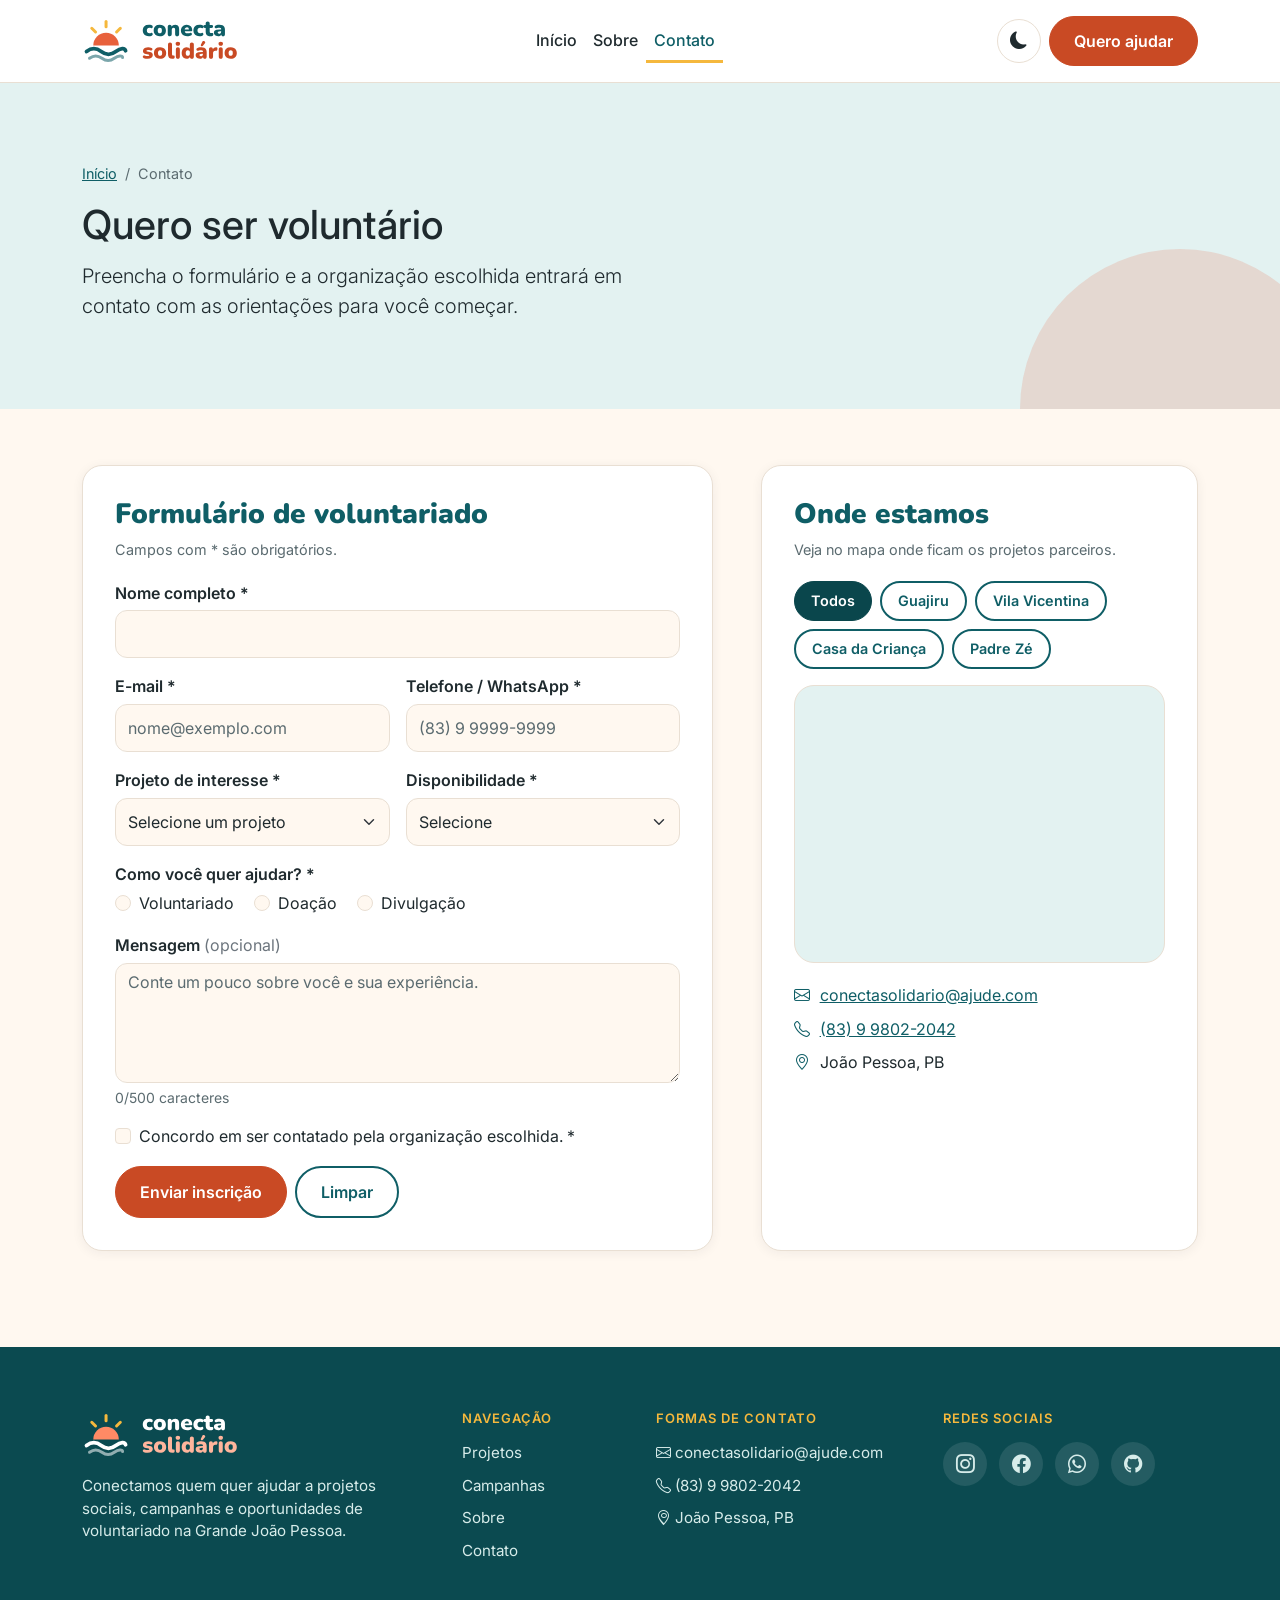
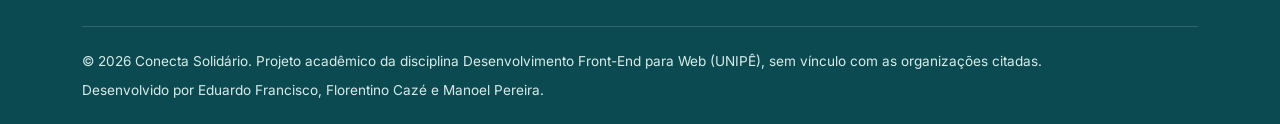
<file: pages/contato.html>
<!doctype html>
<html lang="pt-BR">
  <head>
    <meta charset="UTF-8" />
    <meta name="viewport" content="width=device-width, initial-scale=1.0" />

    <title>Contato | Conecta Solidário</title>
    <meta name="description" content="Entre em contato com a equipe do Conecta Solidário e cadastre-se como voluntário." />

    <link rel="preconnect" href="https://fonts.googleapis.com" />
    <link rel="preconnect" href="https://fonts.gstatic.com" crossorigin />
    <link href="https://fonts.googleapis.com/css2?family=Nunito:wght@800;900&family=Inter:wght@400;500;600&display=swap" rel="stylesheet" />

    <link href="https://cdn.jsdelivr.net/npm/bootstrap@5.3.9/dist/css/bootstrap.min.css" rel="stylesheet" />
    <link href="https://cdn.jsdelivr.net/npm/bootstrap-icons@1.11.3/font/bootstrap-icons.min.css" rel="stylesheet" />

    <link rel="stylesheet" href="../css/style.css" />
    <link rel="stylesheet" href="../css/contato.css" />
    <link rel="icon" href="../assets/icons/favicon.svg" />
  </head>
  <body>
    <header class="site-header sticky-top body-color">
      <nav class="navbar navbar-expand-lg" aria-label="Menu principal">
        <div class="container">
          <a class="navbar-brand" href="../index.html">
            <img class="logo-tema-claro" src="../assets/logo/logo-claro.svg" alt="Conecta Solidário: página inicial" width="157" height="48" />
            <img class="logo-tema-escuro" src="../assets/logo/logo-escuro.svg" alt="Conecta Solidário: página inicial" width="157" height="48" />
          </a>

          <div class="botoes-header order-lg-last">
            <button type="button" class="btn-tema" id="botao-tema" aria-label="Ativar tema escuro" aria-pressed="false">
              <i class="bi bi-moon-fill" aria-hidden="true"></i>
            </button>
            <a class="btn btn-acao d-none d-sm-inline-flex align-items-center" href="../index.html#projetos">Quero ajudar</a>
            <button class="navbar-toggler" type="button" data-bs-toggle="collapse" data-bs-target="#menu-principal" aria-controls="menu-principal" aria-expanded="false" aria-label="Abrir menu">
              <span class="navbar-toggler-icon"></span>
            </button>
          </div>

          <div class="collapse navbar-collapse" id="menu-principal">
            <ul class="navbar-nav mx-lg-auto">
              <li class="nav-item"><a class="nav-link" href="../index.html">Início</a></li>
              <li class="nav-item"><a class="nav-link" href="sobre.html">Sobre</a></li>
              <li class="nav-item"><a class="nav-link active" aria-current="page" href="contato.html">Contato</a></li>
              <li class="nav-item d-sm-none mt-2">
                <a class="btn btn-acao w-100" href="../index.html#projetos">Quero ajudar</a>
              </li>
            </ul>
          </div>
        </div>
      </nav>
    </header>

    <main id="conteudo">
      <!-- Banner -->
      <section class="contato-banner" aria-labelledby="contato-titulo">
        <div class="container">
          <nav aria-label="Você está em">
            <ol class="breadcrumb">
              <li class="breadcrumb-item"><a href="../index.html">Início</a></li>
              <li class="breadcrumb-item active" aria-current="page">Contato</li>
            </ol>
          </nav>
          <h1 id="contato-titulo">Quero ser voluntário</h1>
          <p class="lead">Preencha o formulário e a organização escolhida entrará em contato com as orientações para você começar.</p>
        </div>
      </section>

      <!-- Formulário + mapa -->
      <section id="formulario" class="contato-secao" aria-labelledby="form-titulo">
        <div class="container">
          <div class="row g-4 g-lg-5">
            <!-- Formulário -->
            <div class="col-lg-7">
              <div class="contato-card">
                <h2 id="form-titulo" class="h3">Formulário de voluntariado</h2>
                <p class="contato-legenda">Campos com <span aria-hidden="true">*</span><span class="visually-hidden">asterisco</span> são obrigatórios.</p>

                <div id="form-sucesso" class="alert alert-success d-none" role="status" tabindex="-1">
                  <i class="bi bi-check-circle-fill" aria-hidden="true"></i>
                  <strong>Inscrição enviada!</strong> Obrigado, <span id="nome-sucesso"></span>. Em breve a organização entrará em contato.
                  <small class="d-block mt-1">Este formulário é ilustrativo (projeto acadêmico): nenhum dado é enviado ou armazenado.</small>
                </div>

                <form id="form-voluntario" class="needs-validation" novalidate>
                  <div class="row g-3">
                    <div class="col-12">
                      <label for="nome" class="form-label">Nome completo *</label>
                      <input type="text" class="form-control" id="nome" name="nome" autocomplete="name" minlength="3" required />
                      <div class="invalid-feedback">Informe seu nome completo (mínimo de 3 letras).</div>
                    </div>

                    <div class="col-md-6">
                      <label for="email" class="form-label">E-mail *</label>
                      <input type="email" class="form-control" id="email" name="email" autocomplete="email" placeholder="nome@exemplo.com" required />
                      <div class="invalid-feedback">Informe um e-mail válido, como nome@exemplo.com.</div>
                    </div>

                    <div class="col-md-6">
                      <label for="telefone" class="form-label">Telefone / WhatsApp *</label>
                      <input type="tel" class="form-control" id="telefone" name="telefone" autocomplete="tel" inputmode="numeric" placeholder="(83) 9 9999-9999" pattern="\(\d{2}\) \d{4,5}-?\d{4}|\(\d{2}\) \d \d{4}-\d{4}" maxlength="16" required />
                      <div class="invalid-feedback">Informe DDD e número, como (83) 9 9999-9999.</div>
                    </div>

                    <div class="col-md-6">
                      <label for="projeto" class="form-label">Projeto de interesse *</label>
                      <select class="form-select" id="projeto" name="projeto" required>
                        <option value="" selected disabled>Selecione um projeto</option>
                        <option value="Associação Guajiru">Associação Guajiru (meio ambiente)</option>
                        <option value="Vila Vicentina">Vila Vicentina (idosos)</option>
                        <option value="Casa da Criança Dr. Gilson Guedes">Casa da Criança Dr. Gilson Guedes (saúde)</option>
                        <option value="Hospital Padre Zé">Hospital Padre Zé (saúde)</option>
                        <option value="Ainda não sei">Ainda não sei</option>
                      </select>
                      <div class="invalid-feedback">Escolha um projeto.</div>
                    </div>

                    <div class="col-md-6">
                      <label for="disponibilidade" class="form-label">Disponibilidade *</label>
                      <select class="form-select" id="disponibilidade" name="disponibilidade" required>
                        <option value="" selected disabled>Selecione</option>
                        <option>Dias úteis, manhã</option>
                        <option>Dias úteis, tarde</option>
                        <option>Dias úteis, noite</option>
                        <option>Fins de semana</option>
                      </select>
                      <div class="invalid-feedback">Escolha sua disponibilidade.</div>
                    </div>

                    <fieldset class="col-12">
                      <legend class="form-label">Como você quer ajudar? *</legend>
                      <div class="form-check form-check-inline">
                        <input class="form-check-input" type="radio" name="forma" id="forma-voluntario" value="Voluntariado" required />
                        <label class="form-check-label" for="forma-voluntario">Voluntariado</label>
                      </div>
                      <div class="form-check form-check-inline">
                        <input class="form-check-input" type="radio" name="forma" id="forma-doacao" value="Doação" />
                        <label class="form-check-label" for="forma-doacao">Doação</label>
                      </div>
                      <div class="form-check form-check-inline">
                        <input class="form-check-input" type="radio" name="forma" id="forma-divulgacao" value="Divulgação" />
                        <label class="form-check-label" for="forma-divulgacao">Divulgação</label>
                      </div>
                      <div class="invalid-feedback">Escolha uma forma de ajudar.</div>
                    </fieldset>

                    <div class="col-12">
                      <label for="mensagem" class="form-label">Mensagem <span class="text-secondary fw-normal">(opcional)</span></label>
                      <textarea class="form-control" id="mensagem" name="mensagem" rows="4" maxlength="500" placeholder="Conte um pouco sobre você e sua experiência."></textarea>
                      <div class="form-text"><span id="contador">0</span>/500 caracteres</div>
                    </div>

                    <div class="col-12">
                      <div class="form-check">
                        <input class="form-check-input" type="checkbox" id="aceite" name="aceite" required />
                        <label class="form-check-label" for="aceite">Concordo em ser contatado pela organização escolhida. *</label>
                        <div class="invalid-feedback">É preciso concordar para enviar a inscrição.</div>
                      </div>
                    </div>

                    <div class="col-12 d-flex flex-wrap gap-2">
                      <button type="submit" class="btn btn-acao">Enviar inscrição</button>
                      <button type="reset" class="btn btn-outline-primary" id="limpar-form">Limpar</button>
                    </div>
                  </div>
                </form>
              </div>
            </div>

            <!-- Mapa -->
            <div class="col-lg-5">
              <div class="contato-card h-100">
                <h2 class="h3" id="mapa-titulo">Onde estamos</h2>
                <p class="contato-legenda">Veja no mapa onde ficam os projetos parceiros.</p>

                <div class="mapa-filtros" role="group" aria-label="Escolher local no mapa">
                  <button type="button" class="btn btn-sm btn-primary btn-mapa active" aria-pressed="true" data-local="João Pessoa, PB">Todos</button>
                  <button type="button" class="btn btn-sm btn-outline-primary btn-mapa" aria-pressed="false" data-local="Associação Guajiru, Paraíba">Guajiru</button>
                  <button type="button" class="btn btn-sm btn-outline-primary btn-mapa" aria-pressed="false" data-local="Vila Vicentina, João Pessoa, PB">Vila Vicentina</button>
                  <button type="button" class="btn btn-sm btn-outline-primary btn-mapa" aria-pressed="false" data-local="Casa da Criança com Câncer Dr. Gilson Guedes, João Pessoa, PB">Casa da Criança</button>
                  <button type="button" class="btn btn-sm btn-outline-primary btn-mapa" aria-pressed="false" data-local="Hospital Padre Zé, João Pessoa, PB">Padre Zé</button>
                </div>

                <div class="mapa-moldura">
                  <iframe
                    id="mapa"
                    title="Mapa de João Pessoa com os projetos parceiros"
                    src="https://www.google.com/maps?q=Jo%C3%A3o+Pessoa,+PB&output=embed"
                    loading="lazy"
                    referrerpolicy="no-referrer-when-downgrade"
                    allowfullscreen
                  ></iframe>
                </div>

                <ul class="contato-lista">
                  <li><i class="bi bi-envelope" aria-hidden="true"></i> <a href="mailto:conectasolidario@ajude.com">conectasolidario@ajude.com</a></li>
                  <li><i class="bi bi-telephone" aria-hidden="true"></i> <a href="tel:+5583998022042">(83) 9 9802-2042</a></li>
                  <li><i class="bi bi-geo-alt" aria-hidden="true"></i> João Pessoa, PB</li>
                </ul>
              </div>
            </div>
          </div>
        </div>
      </section>
    </main>

    <footer class="site-footer">
      <div class="container">
        <div class="d-flex flex-column flex-lg-row gap-2">
          <div class="col-12 col-md-6 col-lg-4">
            <a href="../index.html" class="d-inline-block mb-3">
              <img src="../assets/logo/logo-escuro.svg" alt="Conecta Solidário: voltar ao início" width="157" height="48" />
            </a>
            <p class="rodape-missao">Conectamos quem quer ajudar a projetos sociais, campanhas e oportunidades de voluntariado na Grande João Pessoa.</p>
          </div>

          <nav class="col-6 col-md-3 col-lg-2 mb-3" aria-label="Links do rodapé">
            <h2 class="rodape-titulo">Navegação</h2>
            <ul class="rodape-lista">
              <li><a href="../index.html#projetos">Projetos</a></li>
              <li><a href="../index.html#campanhas">Campanhas</a></li>
              <li><a href="sobre.html">Sobre</a></li>
              <li><a href="contato.html">Contato</a></li>
            </ul>
          </nav>

          <div class="col-12 col-md-6 col-lg-3 mb-3">
            <h2 class="rodape-titulo">Formas de contato</h2>
            <ul class="rodape-lista">
              <li><i class="bi bi-envelope" aria-hidden="true"></i> <a href="mailto:conectasolidario@ajude.com">conectasolidario@ajude.com</a></li>
              <li><i class="bi bi-telephone" aria-hidden="true"></i> <a href="tel:+5583998022042">(83) 9 9802-2042</a></li>
              <li><i class="bi bi-geo-alt" aria-hidden="true"></i> João Pessoa, PB</li>
            </ul>
          </div>

          <div class="col-12 col-lg-3">
            <h2 class="rodape-titulo">Redes sociais</h2>
            <ul class="rodape-redes">
              <li>
                <a href="#" aria-label="Instagram do Conecta Solidário" target="_blank" rel="noopener noreferrer"><i class="bi bi-instagram" aria-hidden="true"></i></a>
              </li>
              <li>
                <a href="#" aria-label="Facebook do Conecta Solidário" target="_blank" rel="noopener noreferrer"><i class="bi bi-facebook" aria-hidden="true"></i></a>
              </li>
              <li>
                <a href="#" aria-label="WhatsApp do Conecta Solidário" target="_blank" rel="noopener noreferrer"><i class="bi bi-whatsapp" aria-hidden="true"></i></a>
              </li>
              <li>
                <a href="https://github.com/florentinocaze/conecta-solidario" target="_blank" rel="noopener noreferrer" aria-label="Repositório do projeto no GitHub"
                  ><i class="bi bi-github" aria-hidden="true"></i
                ></a>
              </li>
            </ul>
          </div>
        </div>

        <div class="rodape-base">
          <p>© <span id="ano-atual">2026</span> Conecta Solidário. Projeto acadêmico da disciplina Desenvolvimento Front-End para Web (UNIPÊ), sem vínculo com as organizações citadas.</p>
          <p>Desenvolvido por 
            <a href="https://github.com/eduardoneto01/" target="_blank" rel="noopener noreferrer" aria-label="Perfil no GitHub de Eduardo Francisco">Eduardo Francisco</a>, 
            <a href="https://github.com/florentinocaze/" target="_blank" rel="noopener noreferrer" aria-label="Perfil no GitHub de Florentino Cazé">Florentino Cazé</a> e 
            <a href="https://github.com/manoellimanetto2016-web/" target="_blank" rel="noopener noreferrer" aria-label="Perfil no GitHub de Manoel Pereira">Manoel Pereira</a>.</p>
        </div>
      </div>
    </footer>

    <button type="button" class="voltar-topo" id="voltar-topo" aria-label="Voltar ao topo">
      <i class="bi bi-arrow-up" aria-hidden="true"></i>
    </button>

    <script src="https://cdn.jsdelivr.net/npm/bootstrap@5.3.9/dist/js/bootstrap.bundle.min.js"></script>
    <script src="../js/script.js"></script>
    <script src="../js/contato.js"></script>
  </body>
</html>
</file>
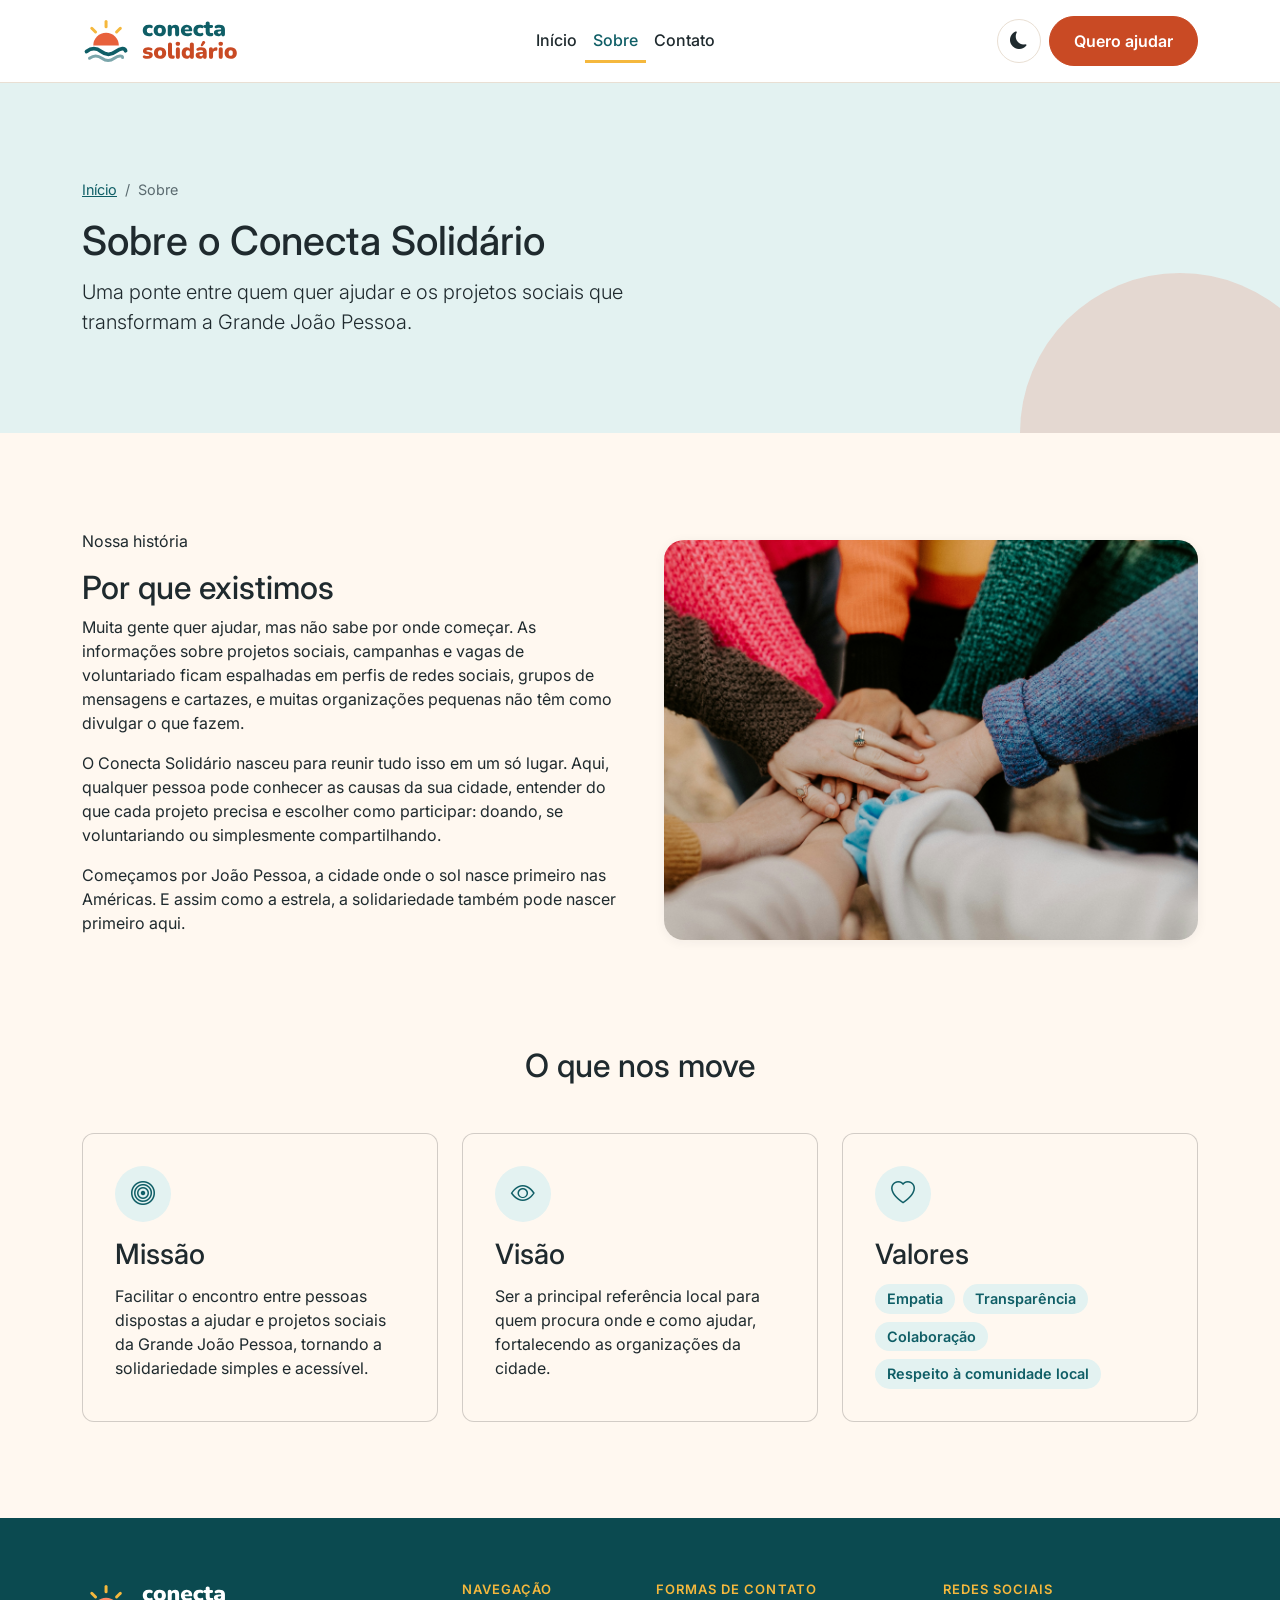
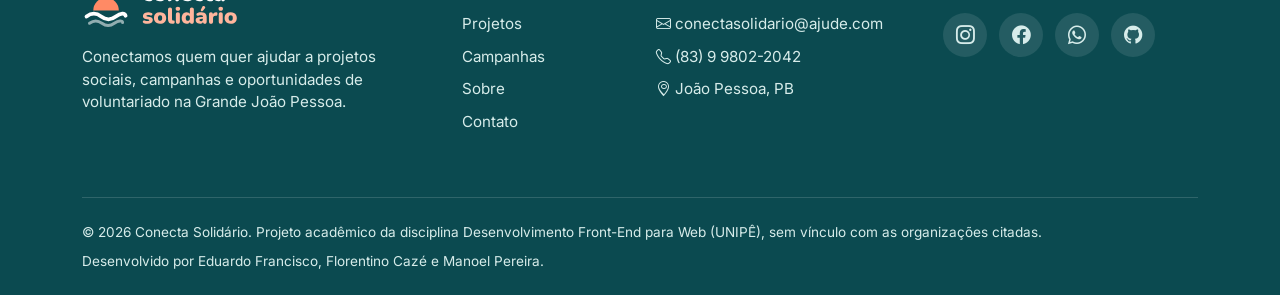
<file: pages/sobre.html>
<!doctype html>
<html lang="pt-BR">
  <head>
    <meta charset="UTF-8" />
    <meta name="viewport" content="width=device-width, initial-scale=1.0" />

    <title>Sobre | Conecta Solidário</title>
    <meta name="description" content="Conheça a história, a missão e a equipe do Conecta Solidário." />

    <link rel="preconnect" href="https://fonts.googleapis.com" />
    <link rel="preconnect" href="https://fonts.gstatic.com" crossorigin />
    <link href="https://fonts.googleapis.com/css2?family=Nunito:wght@800;900&family=Inter:wght@400;500;600&display=swap" rel="stylesheet" />

    <link href="https://cdn.jsdelivr.net/npm/bootstrap@5.3.9/dist/css/bootstrap.min.css" rel="stylesheet" />
    <link href="https://cdn.jsdelivr.net/npm/bootstrap-icons@1.11.3/font/bootstrap-icons.min.css" rel="stylesheet" />

    <link rel="stylesheet" href="../css/style.css" />
    <link rel="stylesheet" href="../css/sobre.css" />
    <link rel="icon" href="../assets/icons/favicon.svg" />
  </head>
  <body>
    <header class="site-header sticky-top body-color">
      <nav class="navbar navbar-expand-lg" aria-label="Menu principal">
        <div class="container">
          <a class="navbar-brand" href="../index.html">
            <img class="logo-tema-claro" src="../assets/logo/logo-claro.svg" alt="Conecta Solidário: página inicial" width="157" height="48" />
            <img class="logo-tema-escuro" src="../assets/logo/logo-escuro.svg" alt="Conecta Solidário: página inicial" width="157" height="48" />
          </a>

          <div class="botoes-header order-lg-last">
            <button type="button" class="btn-tema" id="botao-tema" aria-label="Ativar tema escuro" aria-pressed="false">
              <i class="bi bi-moon-fill" aria-hidden="true"></i>
            </button>
            <a class="btn btn-acao d-none d-sm-inline-flex align-items-center" href="../index.html#projetos">Quero ajudar</a>
            <button class="navbar-toggler" type="button" data-bs-toggle="collapse" data-bs-target="#menu-principal" aria-controls="menu-principal" aria-expanded="false" aria-label="Abrir menu">
              <span class="navbar-toggler-icon"></span>
            </button>
          </div>

          <div class="collapse navbar-collapse" id="menu-principal">
            <ul class="navbar-nav mx-lg-auto">
              <li class="nav-item"><a class="nav-link" href="../index.html">Início</a></li>
              <li class="nav-item"><a class="nav-link active" aria-current="page" href="sobre.html">Sobre</a></li>
              <li class="nav-item"><a class="nav-link" href="contato.html">Contato</a></li>
              <li class="nav-item d-sm-none mt-2">
                <a class="btn btn-acao w-100" href="../index.html#projetos">Quero ajudar</a>
              </li>
            </ul>
          </div>
        </div>
      </nav>
    </header>

    <main id="conteudo">
      <section id="sobre" class="sobre-banner" aria-labelledby="sobre-titulo">
        <div class="container">
          <nav aria-label="Você está em">
            <ol class="breadcrumb">
              <li class="breadcrumb-item"><a href="../index.html">Início</a></li>
              <li class="breadcrumb-item active" aria-current="page">Sobre</li>
            </ol>
          </nav>
          <h1 id="sobre-titulo">Sobre o Conecta Solidário</h1>
          <p class="lead">Uma ponte entre quem quer ajudar e os projetos sociais que transformam a Grande João Pessoa.</p>
        </div>
      </section>

      <section id="historia" class="secao" aria-labelledby="historia-titulo">
        <div class="container">
          <div class="row align-items-center g-4 g-lg-5">
            <div class="col-lg-6">
              <span class="etiqueta">Nossa história</span>
              <h2 id="historia-titulo" class="mt-3">Por que existimos</h2>
              <p>
                Muita gente quer ajudar, mas não sabe por onde começar. As informações sobre projetos sociais, campanhas e vagas de voluntariado ficam espalhadas em perfis de redes sociais, grupos de
                mensagens e cartazes, e muitas organizações pequenas não têm como divulgar o que fazem.
              </p>
              <p>
                O Conecta Solidário nasceu para reunir tudo isso em um só lugar. Aqui, qualquer pessoa pode conhecer as causas da sua cidade, entender do que cada projeto precisa e escolher como
                participar: doando, se voluntariando ou simplesmente compartilhando.
              </p>
              <p>Começamos por João Pessoa, a cidade onde o sol nasce primeiro nas Américas. E assim como a estrela, a solidariedade também pode nascer primeiro aqui.</p>
            </div>
            <div class="col-lg-6">
              <img class="historia-imagem" src="../images/sobre/historia.jpg" alt="Grupo de voluntários reunidos em uma ação comunitária" width="1200" height="900" loading="lazy" />
            </div>
          </div>
        </div>
      </section>

      <section id="missao" class="secao secao-alternada" aria-labelledby="missao-titulo">
        <div class="container">
          <h2 id="missao-titulo" class="text-center mb-5">O que nos move</h2>
          <div class="mvv-grade">
            <article class="card mvv-card">
              <span class="mvv-icone"><i class="bi bi-bullseye" aria-hidden="true"></i></span>
              <h3>Missão</h3>
              <p>Facilitar o encontro entre pessoas dispostas a ajudar e projetos sociais da Grande João Pessoa, tornando a solidariedade simples e acessível.</p>
            </article>

            <article class="card mvv-card">
              <span class="mvv-icone"><i class="bi bi-eye" aria-hidden="true"></i></span>
              <h3>Visão</h3>
              <p>Ser a principal referência local para quem procura onde e como ajudar, fortalecendo as organizações da cidade.</p>
            </article>

            <article class="card mvv-card">
              <span class="mvv-icone"><i class="bi bi-heart" aria-hidden="true"></i></span>
              <h3>Valores</h3>
              <ul class="mvv-lista">
                <li>Empatia</li>
                <li>Transparência</li>
                <li>Colaboração</li>
                <li>Respeito à comunidade local</li>
              </ul>
            </article>
          </div>
        </div>
      </section>
    </main>

    <footer class="site-footer">
      <div class="container">
        <div class="d-flex flex-column flex-lg-row gap-2">
          <div class="col-12 col-md-6 col-lg-4">
            <a href="/index.html" class="d-inline-block mb-3">
              <img src="../assets/logo/logo-escuro.svg" alt="Conecta Solidário: voltar ao início" width="157" height="48" />
            </a>
            <p class="rodape-missao">Conectamos quem quer ajudar a projetos sociais, campanhas e oportunidades de voluntariado na Grande João Pessoa.</p>
          </div>

          <nav class="col-6 col-md-3 col-lg-2 mb-3" aria-label="Links do rodapé">
            <h2 class="rodape-titulo">Navegação</h2>
            <ul class="rodape-lista">
              <li><a href="../index.html#projetos">Projetos</a></li>
              <li><a href="../index.html#campanhas">Campanhas</a></li>
              <li><a href="sobre.html">Sobre</a></li>
              <li><a href="contato.html">Contato</a></li>
            </ul>
          </nav>

          <div class="col-12 col-md-6 col-lg-3 mb-3">
            <h2 class="rodape-titulo">Formas de contato</h2>
            <ul class="rodape-lista">
              <li><i class="bi bi-envelope" aria-hidden="true"></i> <a href="mailto:conectasolidario@ajude.com">conectasolidario@ajude.com</a></li>
              <li><i class="bi bi-telephone" aria-hidden="true"></i> <a href="tel:+5583998022042">(83) 9 9802-2042</a></li>
              <li><i class="bi bi-geo-alt" aria-hidden="true"></i> João Pessoa, PB</li>
            </ul>
          </div>

          <div class="col-12 col-lg-3">
            <h2 class="rodape-titulo">Redes sociais</h2>
            <ul class="rodape-redes">
              <li>
                <a href="#" aria-label="Instagram do Conecta Solidário" target="_blank" rel="noopener noreferrer"><i class="bi bi-instagram" aria-hidden="true"></i></a>
              </li>
              <li>
                <a href="#" aria-label="Facebook do Conecta Solidário" target="_blank" rel="noopener noreferrer"><i class="bi bi-facebook" aria-hidden="true"></i></a>
              </li>
              <li>
                <a href="#" aria-label="WhatsApp do Conecta Solidário" target="_blank" rel="noopener noreferrer"><i class="bi bi-whatsapp" aria-hidden="true"></i></a>
              </li>
              <li>
                <a href="https://github.com/florentinocaze/conecta-solidario" target="_blank" rel="noopener noreferrer" aria-label="Repositório do projeto no GitHub"
                  ><i class="bi bi-github" aria-hidden="true"></i
                ></a>
              </li>
            </ul>
          </div>
        </div>

        <div class="rodape-base">
          <p>© <span id="ano-atual">2026</span> Conecta Solidário. Projeto acadêmico da disciplina Desenvolvimento Front-End para Web (UNIPÊ), sem vínculo com as organizações citadas.</p>
          <p>Desenvolvido por 
            <a href="https://github.com/eduardoneto01/" target="_blank" rel="noopener noreferrer" aria-label="Perfil no GitHub de Eduardo Francisco">Eduardo Francisco</a>, 
            <a href="https://github.com/florentinocaze/" target="_blank" rel="noopener noreferrer" aria-label="Perfil no GitHub de Florentino Cazé">Florentino Cazé</a> e 
            <a href="https://github.com/manoellimanetto2016-web/" target="_blank" rel="noopener noreferrer" aria-label="Perfil no GitHub de Manoel Pereira">Manoel Pereira</a>.</p>
        </div>
      </div>
    </footer>

    <button type="button" class="voltar-topo" id="voltar-topo" aria-label="Voltar ao topo">
      <i class="bi bi-arrow-up" aria-hidden="true"></i>
    </button>

    <script src="https://cdn.jsdelivr.net/npm/bootstrap@5.3.9/dist/js/bootstrap.bundle.min.js"></script>
    <script src="../js/script.js"></script>
  </body>
</html>
</file>
<file: css/style.css>
* {
  margin: 0;
  padding: 0;
  box-sizing: border-box;
}

/* VARIÁVEIS  */

:root {
  /* Cores da marca */
  --cs-petroleo: #0f5e66; /* primária: header, títulos, links */
  --cs-petroleo-escuro: #0a464c; /* hover do petróleo */
  --cs-petroleo-50: #e3f2f1; /* fundos de seção, etiquetas */
  --cs-coral: #c94a24; /* botão de ação principal */
  --cs-coral-escuro: #a93c1c; /* hover do coral */
  --cs-coral-400: #e8613c; /* só decorativo (formas, ícones grandes) */
  --cs-sol: #f5b83d; /* destaques, sempre com texto escuro */
  --cs-areia: #fff8f0; /* fundo da página */
  --cs-branco: #ffffff; /* cards */
  --cs-tinta: #1f2a2e; /* texto principal */
  --cs-cinza: #5b6b70; /* texto secundário */
  --cs-borda: #e9dfd3;

  --cs-texto-acao: #ffffff;
  --cs-rodape-fundo: #0b4a50;
  --cs-rodape-texto: #d7ecea;

  /* Sombra padrão dos cards */
  --cs-sombra: 0 2px 12px rgba(31, 42, 46, 0.06);

  --cs-fonte-titulo: "Nunito", system-ui, sans-serif;
  --cs-fonte-texto: "Inter", system-ui, sans-serif;

  --cs-secao-espaco: 96px;
  --cs-altura-header: 80px;
}

/* Tema claro */
:root,
[data-bs-theme="light"] {
  --bs-body-font-family: var(--cs-fonte-texto);
  --bs-body-color: var(--cs-tinta);
  --bs-body-bg: var(--cs-areia);
  --bs-secondary-color: var(--cs-cinza);
  --bs-border-color: var(--cs-borda);

  /* .text-primary, .bg-primary, .border-primary */
  --bs-primary: var(--cs-petroleo);
  --bs-primary-rgb: 15, 94, 102;
  --bs-primary-bg-subtle: var(--cs-petroleo-50);
  --bs-primary-text-emphasis: var(--cs-petroleo-escuro);

  /* Links */
  --bs-link-color: var(--cs-petroleo);
  --bs-link-color-rgb: 15, 94, 102;
  --bs-link-hover-color: var(--cs-petroleo-escuro);
  --bs-link-hover-color-rgb: 10, 70, 76;

  /* Cantos arredondados */
  --bs-border-radius: 0.75rem; /* 12px: campos */
  --bs-border-radius-lg: 1.25rem; /* 20px: cards */
  --bs-border-radius-pill: 999px;

  /* Contorno de foco (acessibilidade) */
  --bs-focus-ring-color: rgba(15, 94, 102, 0.35);
}

/* Tema escuro */
[data-bs-theme="dark"] {
  --cs-petroleo: #5cc8c2;
  --cs-petroleo-escuro: #8adbd6;
  --cs-petroleo-50: #1f4a48;
  --cs-coral: #ff8a65;
  --cs-coral-escuro: #ffa486;
  --cs-areia: #0e1f22;
  --cs-branco: #16302f;
  --cs-tinta: #eef5f4;
  --cs-cinza: #b9cbc9;
  --cs-borda: #2a4644;
  --cs-texto-acao: #1f2a2e;
  --cs-sombra: 0 2px 12px rgba(0, 0, 0, 0.35);
  --cs-rodape-fundo: #081517;
  --cs-rodape-texto: #b9cbc9;

  --bs-body-color: var(--cs-tinta);
  --bs-body-bg: var(--cs-areia);
  --bs-secondary-color: var(--cs-cinza);
  --bs-border-color: var(--cs-borda);
  --bs-primary: var(--cs-petroleo);
  --bs-primary-rgb: 92, 200, 194;
  --bs-primary-bg-subtle: var(--cs-petroleo-50);
  --bs-primary-text-emphasis: var(--cs-petroleo-escuro);
  --bs-link-color: var(--cs-petroleo);
  --bs-link-color-rgb: 92, 200, 194;
  --bs-link-hover-color: var(--cs-petroleo-escuro);
  --bs-link-hover-color-rgb: 138, 219, 214;
  --bs-focus-ring-color: rgba(92, 200, 194, 0.4);
}

/* BOTÕES */
.btn {
  --bs-btn-padding-x: 1.5rem;
  --bs-btn-padding-y: 0.75rem;
  --bs-btn-font-weight: 600;
  --bs-btn-border-radius: var(--bs-border-radius-pill);
  min-height: 48px;
}

/* Ação principal (coral) */
.btn-acao {
  --bs-btn-color: var(--cs-texto-acao);
  --bs-btn-bg: var(--cs-coral);
  --bs-btn-border-color: var(--cs-coral);
  --bs-btn-hover-color: var(--cs-texto-acao);
  --bs-btn-hover-bg: var(--cs-coral-escuro);
  --bs-btn-hover-border-color: var(--cs-coral-escuro);
  --bs-btn-active-color: var(--cs-texto-acao);
  --bs-btn-active-bg: var(--cs-coral-escuro);
  --bs-btn-active-border-color: var(--cs-coral-escuro);
  --bs-btn-focus-shadow-rgb: 201, 74, 36;
}

/* Alteração das cores padrão dos botões */
.btn-primary {
  --bs-btn-color: #ffffff;
  --bs-btn-bg: var(--cs-petroleo);
  --bs-btn-border-color: var(--cs-petroleo);
  --bs-btn-hover-color: #ffffff;
  --bs-btn-hover-bg: var(--cs-petroleo-escuro);
  --bs-btn-hover-border-color: var(--cs-petroleo-escuro);
  --bs-btn-active-bg: var(--cs-petroleo-escuro);
  --bs-btn-active-border-color: var(--cs-petroleo-escuro);
  --bs-btn-focus-shadow-rgb: 15, 94, 102;
}

/* Ação secundária (contorno petróleo) */
.btn-outline-primary {
  --bs-btn-color: var(--cs-petroleo);
  --bs-btn-border-color: var(--cs-petroleo);
  --bs-btn-hover-color: #ffffff;
  --bs-btn-hover-bg: var(--cs-petroleo);
  --bs-btn-hover-border-color: var(--cs-petroleo);
  --bs-btn-active-color: #ffffff;
  --bs-btn-active-bg: var(--cs-petroleo-escuro);
  --bs-btn-active-border-color: var(--cs-petroleo-escuro);
  --bs-btn-focus-shadow-rgb: 15, 94, 102;
  border-width: 2px;
}

[data-bs-theme="dark"] .btn-primary,
[data-bs-theme="dark"] .btn-outline-primary {
  --bs-btn-hover-color: var(--cs-areia);
  --bs-btn-active-color: var(--cs-areia);
}

[data-bs-theme="dark"] .btn-primary {
  --bs-btn-color: var(--cs-areia);
}

/* HEADER */

.site-header {
  background-color: var(--cs-branco);
  border-bottom: 1px solid var(--cs-borda);
}

.site-header .navbar {
  min-height: var(--cs-altura-header);
  --bs-navbar-padding-y: 0.75rem;
}

.navbar-brand img {
  display: block;
  height: 48px;
  width: auto;
}

/* LOGO */

.logo-tema-escuro {
  display: none !important;
}

[data-bs-theme="dark"] .logo-tema-claro {
  display: none !important;
}

[data-bs-theme="dark"] .logo-tema-escuro {
  display: block !important;
}

/* Links do menu */
.site-header .nav-link {
  color: var(--cs-tinta);
  font-weight: 500;
  padding-inline: 0.75rem;
  border-bottom: 3px solid transparent;
  transition:
    color 0.2s ease,
    border-color 0.2s ease;
}

.site-header .nav-link:hover {
  color: var(--cs-petroleo);
}

.site-header .nav-link.active {
  color: var(--cs-petroleo);
  border-bottom-color: var(--cs-sol);
}

.botoes-header {
  display: flex;
  align-items: center;
  gap: 0.5rem;
}

.btn-tema {
  width: 44px;
  height: 44px;
  display: inline-flex;
  align-items: center;
  justify-content: center;
  border: 1px solid var(--cs-borda);
  border-radius: 999px;
  background-color: transparent;
  color: var(--cs-tinta);
  font-size: 1.1rem;
  transition: background-color 0.2s ease;
}

.btn-tema:hover {
  background-color: var(--cs-petroleo-50);
}

.navbar-toggler {
  width: 44px;
  height: 44px;
  padding: 0;
  border: 1px solid var(--cs-borda);
  border-radius: var(--bs-border-radius);
}

.navbar-toggler:focus {
  box-shadow: 0 0 0 3px var(--bs-focus-ring-color);
}

/* Menu aberto no celular e tablet */
@media (max-width: 991.98px) {
  .site-header .navbar-collapse {
    padding-block: 1rem;
  }

  .site-header .nav-link {
    padding-block: 0.75rem;
    border-bottom: 0;
    border-left: 3px solid transparent;
  }

  .site-header .nav-link.active {
    border-left-color: var(--cs-sol);
  }
}

/* HERO */

.hero {
  padding-block: 56px 72px;
  overflow: hidden;
}

@media (min-width: 992px) {
  .hero {
    padding-block: 52px 92px;
  }
}

/* Texto */
.hero-texto {
  display: flex;
  flex-direction: column;
  align-items: flex-start;
  gap: 1.25rem;
  animation: hero-entrada 0.7s ease-out both;
}

.hero-texto h1 {
  margin: 0;
  font-size: clamp(2.25rem, 1.4rem + 3.4vw, 3.75rem); /* 36px a 60px */
  line-height: 1.05;
}

.hero-texto .lead {
  margin: 0;
  max-width: 34rem;
}

.destaque {
  position: relative;
  display: inline-block;
  color: var(--cs-coral);
  white-space: nowrap;
}

.destaque::after {
  content: "";
  position: absolute;
  left: 0;
  right: 0;
  bottom: -0.18em;
  height: 0.28em;
  background: url("data:image/svg+xml,%3Csvg xmlns='http://www.w3.org/2000/svg' viewBox='0 0 300 16' preserveAspectRatio='none'%3E%3Cpath d='M4 11c60-8 150-10 292-4' stroke='%23F5B83D' stroke-width='6' fill='none' stroke-linecap='round'/%3E%3C/svg%3E")
    no-repeat center / 100% 100%;
}

.hero-botoes {
  display: flex;
  flex-wrap: wrap;
  gap: 0.75rem;
  margin-top: 0.5rem;
}

@media (max-width: 575.98px) {
  .hero-botoes .btn {
    width: 100%; /* no celular, botões ocupam a largura toda */
  }
}

/* Imagem */
.hero-imagem {
  position: relative;
  max-width: 560px;
  margin-inline: auto;
  padding-top: 72px; /* espaço para o sol aparecer atrás da foto */
  animation: hero-entrada 0.7s ease-out 0.15s both;
}

.hero-imagem::before {
  content: "";
  position: absolute;
  top: 0;
  left: 50%;
  width: 88%;
  aspect-ratio: 2 / 1;
  transform: translateX(-50%);
  border-radius: 999px 999px 0 0;
  background-color: var(--cs-coral-400);
  opacity: 0.9;
}

.hero-imagem img {
  position: relative;
  display: block;
  width: 100%;
  height: auto;
  aspect-ratio: 4 / 3;
  object-fit: cover;
  border: 6px solid var(--cs-branco);
  border-radius: 32px;
  box-shadow: 0 18px 40px rgba(15, 94, 102, 0.18);
}

/* Animação de entrada */
@keyframes hero-entrada {
  from {
    opacity: 0;
    transform: translateY(16px);
  }
  to {
    opacity: 1;
    transform: translateY(0);
  }
}

/* Espaçamento das seções */
#como-funciona,
#projetos,
#campanhas,
#galeria {
  padding: var(--cs-secao-espaco) 0 0;
}

/* COMO FUNCIONA */

#como-funciona {
  padding-top: 0;
}

.etapas-intro {
  max-width: 36rem;
}

.etapas {
  list-style: none;
  padding: 0;
  margin: 0;
  display: flex;
  flex-direction: column; /* celular: vertical */
  gap: 2rem;
  position: relative;
}

/* Linha vertical que liga as etapas no celular */
.etapas::before {
  content: "";
  position: absolute;
  top: 24px;
  bottom: 24px;
  left: 23px;
  width: 3px;
  background-color: var(--cs-borda);
}

.etapa {
  position: relative;
  padding-left: 72px;
}

.etapa-numero {
  position: absolute;
  left: 0;
  top: 0;
  width: 48px;
  height: 48px;
  display: inline-flex;
  align-items: center;
  justify-content: center;
  border-radius: 999px;
  background-color: var(--cs-petroleo);
  color: var(--cs-areia);
  font-family: var(--cs-fonte-titulo);
  font-weight: 900;
  font-size: 1.25rem;
  box-shadow: 0 0 0 6px var(--cs-areia); /* "recorta" a linha atrás do número */
}

.etapa h3 {
  margin: 0.6rem 0 0.4rem;
}

.etapa p {
  margin: 0;
  color: var(--cs-cinza);
}

/* Desktop: horizontal */
@media (min-width: 992px) {
  .etapas {
    flex-direction: row;
    gap: 1.5rem;
  }

  .etapas::before {
    top: 23px;
    bottom: auto;
    left: 12.5%;
    right: 12.5%;
    width: auto;
    height: 3px;
  }

  .etapa {
    flex: 1;
    padding-left: 0;
    text-align: center;
  }

  .etapa-numero {
    position: relative;
    margin-bottom: 0.5rem;
  }
}

/* PROJETOS */

/* Títulos */
#projetos h2,
#campanhas h2,
#galeria h2 {
  color: var(--cs-petroleo);
  font-family: var(--cs-fonte-titulo);
  font-weight: 900;
  margin-bottom: 2rem;
}

/* Cards */
.card-projeto,
.card-campanha {
  background-color: var(--cs-branco);
  border: 1px solid var(--cs-borda);
  border-radius: 1.25rem;
  box-shadow: var(--cs-sombra);
  height: 100%;
  overflow: hidden;
  transition: transform 0.3s ease;
}

.card-projeto:hover,
.card-campanha:hover {
  transform: translateY(-5px);
}

/* Imagens */
.card-projeto img,
.card-campanha img {
  width: 100%;
  height: 200px;
  object-fit: cover;
}

/* GALERIA */

.galeria-intro {
  max-width: 36rem;
}

.galeria-carrossel {
  position: relative;
  padding-bottom: 48px;
}

.galeria-carrossel .carousel-item {
  margin: 0;
}

.galeria-carrossel img {
  display: block;
  width: 100%;
  height: auto;
  aspect-ratio: 4 / 3; /* celular: foto mais alta */
  object-fit: cover;
  border-radius: var(--bs-border-radius-lg);
  box-shadow: var(--cs-sombra);
}

/* Legenda */
.galeria-legenda {
  padding-top: 1rem;
}

.galeria-legenda h3 {
  margin: 0.75rem 0 0.25rem;
  font-size: 1.25rem;
}

.galeria-legenda p {
  margin: 0;
  color: var(--cs-cinza);
}

/* Bolinhas */
.galeria-carrossel .carousel-indicators {
  bottom: 0;
  margin-bottom: 0.75rem;
  gap: 0.5rem;
}

.galeria-carrossel .carousel-indicators [data-bs-target] {
  width: 10px;
  height: 10px;
  margin: 0;
  border: 0;
  border-radius: 999px;
  background-color: var(--cs-petroleo);
  opacity: 0.3;
  transition: width 0.3s ease, opacity 0.3s ease;
}

.galeria-carrossel .carousel-indicators .active {
  width: 28px;
  opacity: 1;
}

/* Setas (desktop) */
.galeria-carrossel .carousel-control-prev,
.galeria-carrossel .carousel-control-next {
  display: none;
}

.galeria-seta {
  width: 48px;
  height: 48px;
  display: inline-flex;
  align-items: center;
  justify-content: center;
  border-radius: 999px;
  background-color: var(--cs-branco);
  color: var(--cs-petroleo);
  font-size: 1.25rem;
  box-shadow: 0 6px 18px rgba(31, 42, 46, 0.18);
  transition: transform 0.2s ease;
}

.galeria-carrossel .carousel-control-prev:hover .galeria-seta,
.galeria-carrossel .carousel-control-next:hover .galeria-seta {
  transform: scale(1.08);
}

.galeria-carrossel .carousel-control-prev:focus-visible .galeria-seta,
.galeria-carrossel .carousel-control-next:focus-visible .galeria-seta {
  outline: 3px solid var(--cs-sol);
  outline-offset: 3px;
}

/* Tablet e desktop */
@media (min-width: 768px) {
  .galeria-carrossel img {
    aspect-ratio: 16 / 9;
  }

  /* Legenda vira um card sobre a foto */
  .galeria-legenda {
    position: absolute;
    left: 2rem;
    bottom: 2rem;
    max-width: 420px;
    padding: 1.25rem 1.5rem;
    border-radius: 16px;
    background-color: var(--cs-branco);
    box-shadow: 0 10px 30px rgba(31, 42, 46, 0.16);
  }

  .galeria-carrossel .carousel-control-prev,
  .galeria-carrossel .carousel-control-next {
    display: flex;
    bottom: 48px; /* não cobre as bolinhas */
    width: 10%;
    opacity: 1;
  }
}

/* Aviso de imagens ilustrativas */
.galeria-aviso {
  margin: 0.5rem 0 0;
  text-align: center;
  font-size: 0.85rem;
  color: var(--cs-cinza);
}

/* FAQ */

#faq {
  padding: var(--cs-secao-espaco) 0;
}

#faq h2 {
  color: var(--cs-petroleo);
  font-family: var(--cs-fonte-titulo);
  font-weight: 900;
  margin-bottom: 0.5rem;
}

.faq-acordeao {
  max-width: 800px;
  --bs-accordion-bg: var(--cs-branco);
  --bs-accordion-color: var(--cs-tinta);
  --bs-accordion-border-color: var(--cs-borda);
  --bs-accordion-btn-color: var(--cs-tinta);
  --bs-accordion-btn-bg: var(--cs-branco);
  --bs-accordion-active-color: var(--cs-petroleo);
  --bs-accordion-active-bg: var(--cs-petroleo-50);
  --bs-accordion-btn-focus-box-shadow: 0 0 0 3px var(--bs-focus-ring-color);
  --bs-accordion-border-radius: 1.25rem;
  --bs-accordion-inner-border-radius: calc(1.25rem - 1px);
  box-shadow: var(--cs-sombra);
}

.faq-acordeao .accordion-button {
  font-weight: 600;
  min-height: 56px;
}

/* Setinha visível no tema escuro */
[data-bs-theme="dark"] .faq-acordeao .accordion-button::after {
  filter: invert(1) brightness(1.5);
}

/* FOOTER */

.site-footer {
  background-color: var(--cs-rodape-fundo);
  color: var(--cs-rodape-texto);
  padding-top: 32px;
  font-size: 0.95rem;
}

@media (min-width: 992px) {
  .site-footer {
    padding-top: 64px;
  }
}

.site-footer a {
  color: var(--cs-rodape-texto);
  text-decoration: none;
}

.site-footer a:hover,
.site-footer a:focus-visible {
  color: #ffffff;
  text-decoration: underline;
  text-underline-offset: 4px;
}

.site-footer img {
  height: 48px;
  width: auto;
}

.rodape-missao {
  max-width: 32ch;
}

.rodape-titulo {
  font-family: var(--cs-fonte-texto);
  font-size: 0.8125rem;
  font-weight: 600;
  letter-spacing: 0.08em;
  text-transform: uppercase;
  color: var(--cs-sol);
  margin-bottom: 1rem;
}

.rodape-lista {
  list-style: none;
  padding: 0;
  margin: 0;
  display: flex;
  flex-direction: column;
  gap: 0.6rem;
}

.rodape-redes {
  list-style: none;
  padding: 0;
  margin: 0;
  display: flex;
  flex-wrap: wrap;
  gap: 0.75rem;
}

.rodape-redes a {
  width: 44px;
  height: 44px;
  display: inline-flex;
  align-items: center;
  justify-content: center;
  border-radius: 999px;
  background-color: rgba(255, 255, 255, 0.1);
  font-size: 1.15rem;
  transition:
    background-color 0.2s ease,
    transform 0.2s ease;
}

.rodape-redes a:hover,
.rodape-redes a:focus-visible {
  background-color: var(--cs-coral);
  color: #ffffff;
  text-decoration: none;
  transform: translateY(-2px);
}

.rodape-base {
  margin-top: 48px;
  padding-block: 24px;
  border-top: 1px solid rgba(255, 255, 255, 0.15);
  display: flex;
  flex-wrap: wrap;
  justify-content: space-between;
  gap: 0.5rem 2rem;
  font-size: 0.85rem;
}

.rodape-base p {
  margin: 0;
}

/* Botão voltar ao topo */
.voltar-topo {
  position: fixed;
  right: 1.25rem;
  bottom: 1.25rem;
  z-index: 1030;
  width: 48px;
  height: 48px;
  display: inline-flex;
  align-items: center;
  justify-content: center;
  border: 0;
  border-radius: 999px;
  background-color: var(--cs-coral);
  color: var(--cs-texto-acao);
  font-size: 1.25rem;
  box-shadow: 0 6px 18px rgba(31, 42, 46, 0.25);
  opacity: 0;
  visibility: hidden;
  transform: translateY(12px);
  transition:
    opacity 0.25s ease,
    transform 0.25s ease,
    visibility 0.25s;
}

.voltar-topo.visivel {
  opacity: 1;
  visibility: visible;
  transform: translateY(0);
}

.voltar-topo:hover {
  background-color: var(--cs-coral-escuro);
}
</file>
<file: css/contato.css>
.contato-banner {
  position: relative;
  overflow: hidden;
  padding-block: 56px 64px;
  background-color: var(--cs-petroleo-50);
}

@media (min-width: 992px) {
  .contato-banner {
    padding-block: 80px 88px;
  }
}

.contato-banner::after {
  content: "";
  position: absolute;
  right: -60px;
  bottom: 0;
  width: 320px;
  aspect-ratio: 2 / 1;
  border-radius: 999px 999px 0 0;
  background-color: var(--cs-coral-400);
  opacity: 0.18;
}

.contato-banner .container {
  position: relative;
  z-index: 1;
}

.contato-banner h1 {
  margin-bottom: 0.75rem;
}

.contato-banner .lead {
  max-width: 38rem;
  margin: 0;
}

.contato-banner .breadcrumb {
  --bs-breadcrumb-divider-color: var(--cs-cinza);
  --bs-breadcrumb-item-active-color: var(--cs-cinza);
  margin-bottom: 1rem;
  font-size: 0.9rem;
}

/* Seção */
.contato-secao {
  padding: 56px 0 var(--cs-secao-espaco);
}

/* Card */
.contato-card {
  background-color: var(--cs-branco);
  border: 1px solid var(--cs-borda);
  border-radius: 1.25rem;
  box-shadow: var(--cs-sombra);
  padding: 1.5rem;
}

@media (min-width: 768px) {
  .contato-card {
    padding: 2rem;
  }
}

.contato-card h2 {
  color: var(--cs-petroleo);
  font-family: var(--cs-fonte-titulo);
  font-weight: 900;
}

.contato-legenda {
  color: var(--cs-cinza);
  font-size: 0.9rem;
  margin-bottom: 1.25rem;
}

/* Campos */
.contato-card .form-label {
  font-weight: 600;
  margin-bottom: 0.35rem;
}

.contato-card .form-control,
.contato-card .form-select {
  min-height: 48px;
  background-color: var(--cs-areia);
  border-color: var(--cs-borda);
  color: var(--cs-tinta);
}

.contato-card textarea.form-control {
  min-height: 120px;
}

.contato-card .form-control:focus,
.contato-card .form-select:focus,
.contato-card .form-check-input:focus {
  border-color: var(--cs-petroleo);
  box-shadow: 0 0 0 3px var(--bs-focus-ring-color);
}

.contato-card .form-check-input:checked {
  background-color: var(--cs-petroleo);
  border-color: var(--cs-petroleo);
}

.contato-card fieldset legend {
  float: none;
  font-size: 1rem;
  width: auto;
}

/* Mensagem de erro de grupo de rádio/checkbox */
.contato-card fieldset.was-invalid-group .invalid-feedback {
  display: block;
}

/* Sucesso */
#form-sucesso {
  border-radius: var(--bs-border-radius);
}

/* Mapa */
.mapa-filtros {
  display: flex;
  flex-wrap: wrap;
  gap: 0.5rem;
  margin-bottom: 1rem;
}

.mapa-filtros .btn {
  --bs-btn-padding-x: 1rem;
  --bs-btn-padding-y: 0.4rem;
  min-height: 40px;
  font-size: 0.9rem;
}

.mapa-moldura {
  border: 1px solid var(--cs-borda);
  border-radius: var(--bs-border-radius-lg);
  overflow: hidden;
  aspect-ratio: 4 / 3;
  background-color: var(--cs-petroleo-50);
}

.mapa-moldura iframe {
  display: block;
  width: 100%;
  height: 100%;
  border: 0;
}

.contato-lista {
  list-style: none;
  padding: 0;
  margin: 1.25rem 0 0;
  display: flex;
  flex-direction: column;
  gap: 0.6rem;
}

.contato-lista i {
  color: var(--cs-petroleo);
  margin-right: 0.35rem;
}
</file>
<file: css/sobre.css>
/* SOBRE */

/* Espaçamento das seções */
#sobre,
#historia,
#missao {
  padding: var(--cs-secao-espaco) 0;
}

#missao {
    padding-top: 0;
}

/* Banner */
.sobre-banner {
  position: relative;
  overflow: hidden;
  padding-block: 56px 64px;
  background-color: var(--cs-petroleo-50);
}

@media (min-width: 992px) {
  .sobre-banner {
    padding-block: 80px 88px;
  }
}

/* Meio sol decorativo no canto do banner */
.sobre-banner::after {
  content: "";
  position: absolute;
  right: -60px;
  bottom: 0;
  width: 320px;
  aspect-ratio: 2 / 1;
  border-radius: 999px 999px 0 0;
  background-color: var(--cs-coral-400);
  opacity: 0.18;
}

.sobre-banner .container {
  position: relative;
  z-index: 1;
}

.sobre-banner h1 {
  margin-bottom: 0.75rem;
}

.sobre-banner .lead {
  max-width: 38rem;
  margin: 0;
}

.breadcrumb {
  --bs-breadcrumb-divider-color: var(--cs-cinza);
  --bs-breadcrumb-item-active-color: var(--cs-cinza);
  margin-bottom: 1rem;
  font-size: 0.9rem;
}

/* Nossa história */
.historia-imagem {
  display: block;
  width: 100%;
  height: auto;
  aspect-ratio: 4 / 3;
  object-fit: cover;
  border-radius: var(--bs-border-radius-lg);
  box-shadow: var(--cs-sombra);
}

/* Missão, visão e valores */
.mvv-grade {
  display: grid;
  grid-template-columns: 1fr;
  gap: 1.5rem;
}

@media (min-width: 768px) {
  .mvv-grade {
    grid-template-columns: repeat(3, minmax(0, 1fr));
  }
}

.mvv-card {
  padding: 2rem;
  height: 100%;
}

.mvv-card h3 {
  margin: 1rem 0 0.75rem;
}

.mvv-card p {
  margin: 0;
}

.mvv-icone {
  width: 56px;
  height: 56px;
  display: inline-flex;
  align-items: center;
  justify-content: center;
  border-radius: 999px;
  background-color: var(--cs-petroleo-50);
  color: var(--cs-petroleo);
  font-size: 1.5rem;
}

.mvv-lista {
  list-style: none;
  padding: 0;
  margin: 0;
  display: flex;
  flex-wrap: wrap;
  gap: 0.5rem;
}

.mvv-lista li {
  padding: 0.25rem 0.75rem;
  border-radius: 999px;
  background-color: var(--cs-petroleo-50);
  color: var(--cs-petroleo);
  font-size: 0.9rem;
  font-weight: 600;
}
</file>
